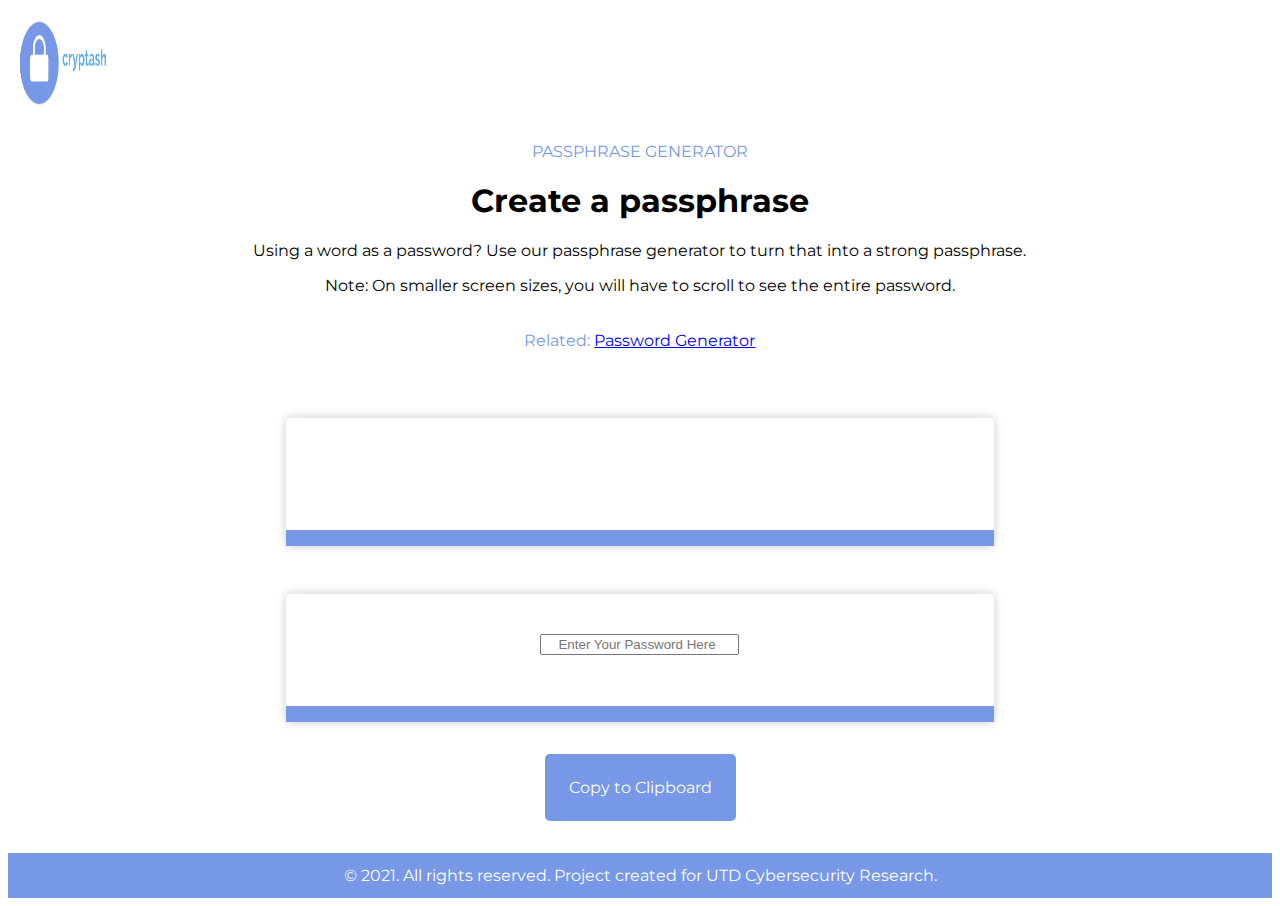
<file: passphrase.html>
<!DOCTYPE html>
<html lang="en">
<head>
    <meta charset="UTF-8">
    <meta http-equiv="X-UA-Compatible" content="IE=edge">
    <link rel="preconnect" href="https://fonts.googleapis.com">
    <link rel="preconnect" href="https://fonts.gstatic.com" crossorigin>
    <link href="https://fonts.googleapis.com/css2?family=Montserrat:wght@600;700&display=swap" rel="stylesheet">
    <meta name="viewport" content="width=device-width, initial-scale=1.0">
    <link rel="stylesheet" href="styles.css">
    <link rel="icon" href="favicon.ico">
    <title>PassLock Passphrase Generator</title>
</head>
<body>

    <div id="navbar">
        <a alt="brand-logo" href="https://www.google.com"><img src="logo.png" alt="brand-image"></a>
    </div>
    
    <div id="main">
        <span>PASSPHRASE GENERATOR</span>
        <h1>Create a passphrase</h1>
        <p>Using a word as a password? Use our passphrase generator to turn that into a strong passphrase.</p>
        <p>Note: On smaller screen sizes, you will have to scroll to see the entire password.</p>
        <span>Related: <a href="index.html">Password Generator</a> </span>
    </div>

    <div class="passArea">
        <div class="passDiv">
            <h1 id="result"></h1>
        </div>
        <div class="bar"></div>
    </div>

    <div class="passArea">
        <div class="passDiv">
            <input type="password" placeholder="Enter Your Password Here" id="password" maxlength="33">
        </div>
        <div class="bar" id="bar"></div>
    </div>

    <!-- <button id="generate">Generate Password</button> -->
    <button id="copy">Copy to Clipboard</button>

    <footer>© 2021. All rights reserved. Project created for UTD Cybersecurity Research.</footer>

    <script src="passphrase.js"></script>
</body>
</html>
</file>
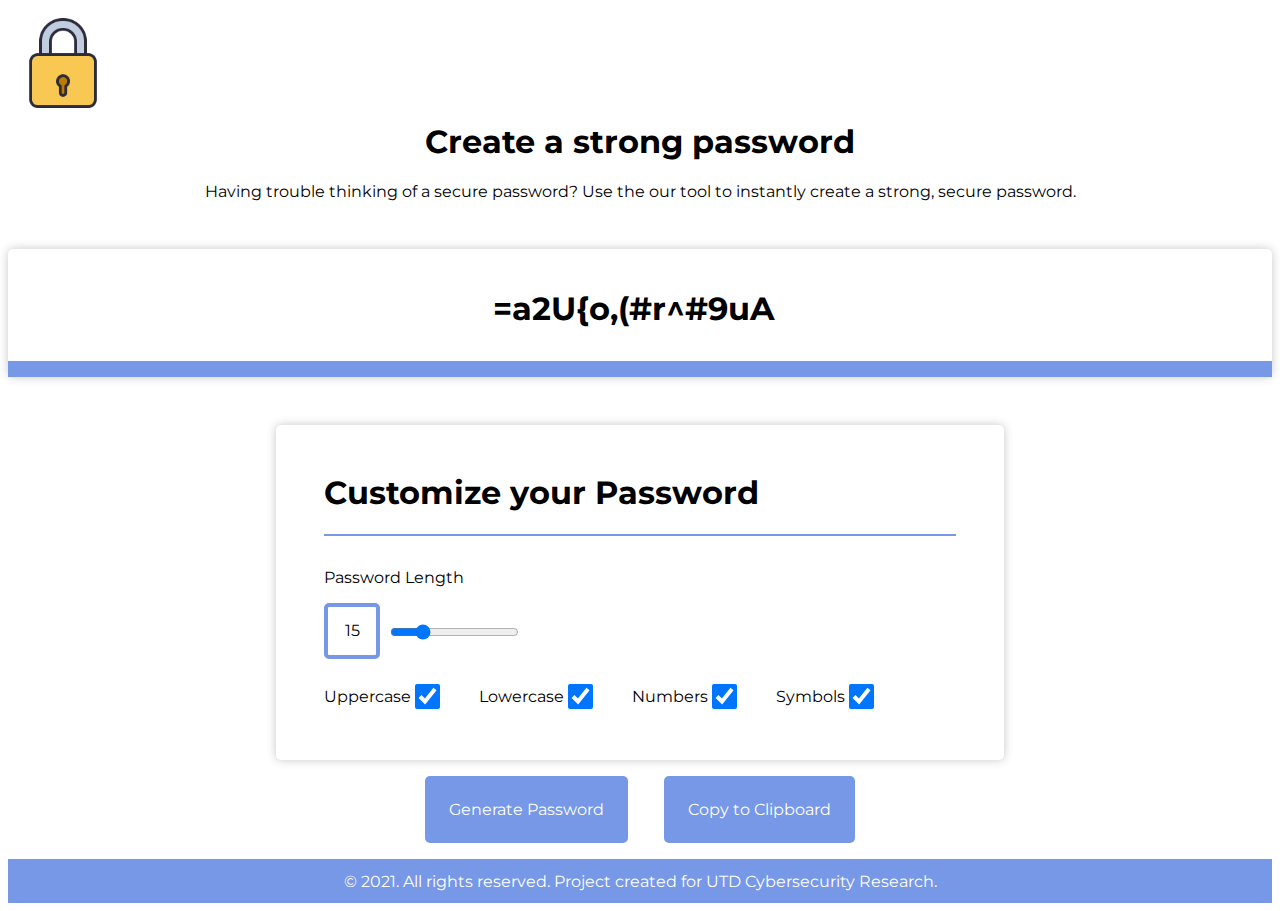
<file: popup1.html>
<!DOCTYPE html>
<html lang="en">
  <head>
    <meta charset="UTF-8">
    <meta http-equiv="X-UA-Compatible" content="IE=edge">
    <link href="https://fonts.googleapis.com/css2?family=Montserrat:wght@600;700&display=swap" rel="stylesheet">
    <meta name="viewport" content="width=device-width, initial-scale=1.0">
    <link rel="stylesheet" href="popup1.css">
    <title>PassLock</title>
  </head>
  <body>
  
      <div id="navbar">
          <a alt="brand-logo" href="https://www.google.com"><img src="icon1.png" alt="brand-image"></a>
      </div>
      
      <div id="main">
          <h1>Create a strong password</h1>
          <p>Having trouble thinking of a secure password? Use the our tool to instantly create a strong, secure password.</p>
      </div>
      <div class="passArea">
          <div class="passDiv">
              <h1 id="password"></h1>
          </div>
          <div class="bar"></div>
      </div>
  
      <div class="customizeDiv padding" id="generator">
          <h1>Customize your Password</h1>
          <hr>
  
          <div>
              <div class="slide">
                  <p>Password Length</p> 
                  <div class="numberDiv" id="val">15</div>
                  <input type="range" min="10" max="33" value="15" class="slider" id="length">
              </div>
          </div>
  
      <div class="checkArea">
          <div class="inputArea">
              <label>Uppercase</label> 
        <input type="checkbox" id="uppercase" checked="checked"/>
          </div>
  
          <div class="inputArea">
              <label>Lowercase</label> 
        <input type="checkbox" id="lowercase" checked="checked"/>
          </div>
  
          <div class="inputArea">
              <label>Numbers</label> 
        <input type="checkbox" id="numbers" checked="checked"/>
          </div>
  
          <div class="inputArea">
              <label>Symbols</label> 
        <input type="checkbox" id="symbols" checked="checked"/>
          </div>
      </div>
      </div>
  
      <button id="generate">Generate Password</button>
      <button id="copy">Copy to Clipboard</button>
  
      <footer>© 2021. All rights reserved. Project created for UTD Cybersecurity Research.</footer>
  
      <script src="popup1.js"></script>
  </body>
  </html>
</file>
<file: styles.css>
body, textarea, button{
    font-family: "Montserrat", sans-serif;
    text-align: center;
}

h1{
    margin-top: 0px;
}

#main{
    width: 70%;
    margin: auto;
}

img{
    width:90px;
    height: 90px;
    margin: 10px;
    cursor: pointer;
}

#navbar{
    display: flex;
    justify-content: flex-start;
    margin: none;
}

span{
    display: inline-block;
    color: #7698e7;
    margin-top: 20px;
    margin-bottom: 20px;
}

.customizeDiv{
    width: 50%;
    text-align: left;
    margin: auto;
    margin-top: 3rem;
    box-shadow: 0 0px 10px 0 rgba(128, 126, 126, 0.2), 0 0px 10px 0 rgba(97, 94, 94, 0.19);
    border-radius: 5px;
    padding: 3rem;
}

.passArea{
    width: 56%;
    text-align: center;
    margin: auto;
    margin-top: 3rem;
    box-shadow: 0 0px 10px 0 rgba(128, 126, 126, 0.2), 0 0px 10px 0 rgba(97, 94, 94, 0.19);
    border-radius: 5px;
    height: 8em;
    display: flex;
    flex-direction: column;
    /* word-wrap: break-word; */
}

.numberDiv{
    margin-top: 1rem;
    border: 4px solid #7698e7;
    border-radius: 5px;
    height: 3em;
    width: 3em;
    display: flex;
    justify-content:center;
    align-items: center;
}

.slide{
    margin-top: 2rem;
    width: 200px;
}

.slider{
    position: relative;
    bottom: 2.3rem;
    left: 4rem;
}

.passDiv{
    overflow-x: auto;
    overflow-y: auto;
}

.bar{
    width: 100%;
    background-color: #7698e7;
    height:1rem;
    margin-top: auto;
}

#password{
    margin-top: 2.5rem;
    padding-left: 1rem;
}

hr{
    height:2px;
    border-width:0;
    color: #7698e7;
    background-color: #7698e7;
}

button{
    border: none;
    background-color:#7698e7;
    padding: 1.5rem;
    margin:2rem;
    border-radius:5px;
    cursor: pointer;
    color: white;
    font-size:1rem;
}

button:hover{
    background-color:#6f8fd8;
}

.generator{
    display: flex;
    flex-wrap: wrap;
}

footer{
    background-color: #7698e7;
    color: white;
    padding:.8rem;
}

input[type="checkbox"]{
    height: 25px;
    width: 25px;
    background-color: #7698e7;
}

.inputArea{
    display: inline-flex;
    justify-content: center;
    align-items: center;
}
</file>
<file: popup1.css>
body, textarea, button{
    font-family: "Montserrat", sans-serif;
    text-align: center;
}

h1{
    margin-top: 0px;
}

#main{
    width: 80%;
    margin: auto;
}

img{
    width:90px;
    height: 90px;
    margin: 10px;
    cursor: pointer;
}

#navbar{
    display: flex;
    justify-content: flex-start;
    margin: none;
}

span{
    display: inline-block;
    color: #7698e7;
    margin-top: 20px;
    margin-bottom: 20px;
}

.customizeDiv{
    width: 50%;
    text-align: left;
    margin: auto;
    margin-top: 3rem;
    box-shadow: 0 0px 10px 0 rgba(128, 126, 126, 0.2), 0 0px 10px 0 rgba(97, 94, 94, 0.19);
    border-radius: 5px;
    padding: 3rem;
}

.passArea{
    width: 100%;
    text-align: center;
    margin: auto;
    margin-top: 3rem;
    box-shadow: 0 0px 10px 0 rgba(128, 126, 126, 0.2), 0 0px 10px 0 rgba(97, 94, 94, 0.19);
    border-radius: 5px;
    height: 8em;
    display: flex;
    flex-direction: column;
    /* word-wrap: break-word; */
}

.numberDiv{
    margin-top: 1rem;
    border: 4px solid #7698e7;
    border-radius: 5px;
    height: 3em;
    width: 3em;
    display: flex;
    justify-content:center;
    align-items: center;
}

.slide{
    margin-top: 2rem;
    width: 200px;
}

.slider{
    position: relative;
    bottom: 2.3rem;
    left: 4rem;
}

.passDiv{
    overflow-x: auto;
    overflow-y: auto;
}

.bar{
    width: 100%;
    background-color: #7698e7;
    height:1rem;
    margin-top: auto;
}

#password{
    margin-top: 2.5rem;
}

hr{
    height:2px;
    border-width:0;
    color: #7698e7;
    background-color: #7698e7;
}

button{
    border: none;
    background-color:#7698e7;
    padding: 1.5rem;
    margin:1rem;
    border-radius:5px;
    cursor: pointer;
    color: white;
    font-size:1rem;
}

button:hover{
    background-color:#6f8fd8;
}

.generator{
    display: flex;
    flex-wrap: wrap;
}

footer{
    background-color: #7698e7;
    color: white;
    padding:.8rem;
}

input[type="checkbox"]{
    height: 25px;
    width: 25px;
    background-color: #7698e7;
}

.inputArea{
    display: inline-flex;
    justify-content: center;
    align-items: center;
    position: relative;
    right: 1rem;
    margin-left: 1rem;
    margin-right: 1rem;
}

a{
    color: #7698e7;
}

#password{
    text-align: center;
    font-size: 2rem;
    appearance: none;
    border: none;
    outline: none;
    width:99%;
    font-family: "Montserrat", sans-serif;
    overflow-y: none;
}

#result{
    text-align: center;
    font-size: 2rem;
    padding-top: 2.4rem;
    appearance: none;
    border: none;
    outline: none;
    width:99%;
    font-family: "Montserrat", sans-serif;
    overflow-y: none;
}
</file>
